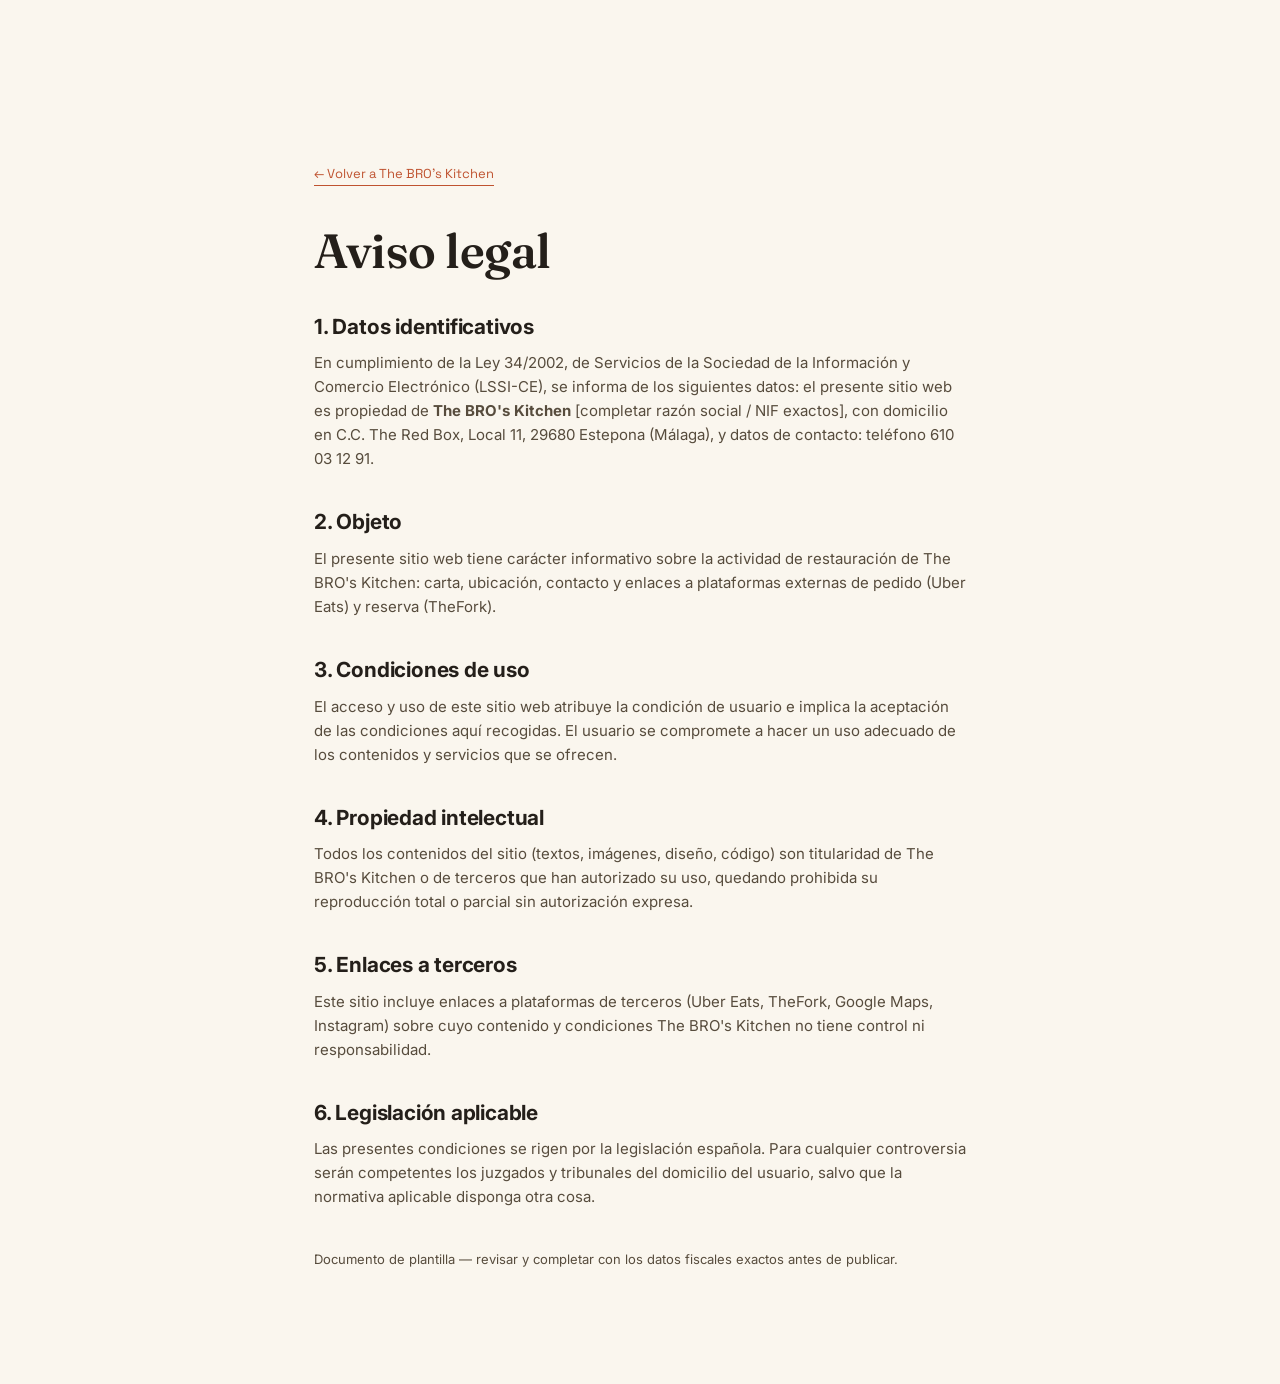
<file: legal/aviso-legal.html>
<!DOCTYPE html>
<html lang="es">
<head>
<meta charset="UTF-8">
<meta name="viewport" content="width=device-width, initial-scale=1">
<title>Aviso legal — The BRO's Kitchen</title>
<meta name="robots" content="noindex, follow">
<meta name="theme-color" content="#faf6ee">
<link rel="icon" type="image/svg+xml" href="../img/favicon.svg">
<link rel="preconnect" href="https://fonts.googleapis.com">
<link href="https://fonts.googleapis.com/css2?family=Fraunces:ital,wght@0,500;0,600;0,700;1,500&family=Inter:wght@400;500;600;700&family=Space+Grotesk:wght@500;600;700&display=swap" rel="stylesheet">
<link rel="stylesheet" href="../css/style.css">
</head>
<body>
<div class="legal-page">
  <a href="../index.html" class="legal-back">← Volver a The BRO's Kitchen</a>
  <h1>Aviso legal</h1>

  <h2>1. Datos identificativos</h2>
  <p>En cumplimiento de la Ley 34/2002, de Servicios de la Sociedad de la Información y Comercio Electrónico (LSSI-CE), se informa de los siguientes datos: el presente sitio web es propiedad de <strong>The BRO's Kitchen</strong> [completar razón social / NIF exactos], con domicilio en C.C. The Red Box, Local 11, 29680 Estepona (Málaga), y datos de contacto: teléfono 610 03 12 91.</p>

  <h2>2. Objeto</h2>
  <p>El presente sitio web tiene carácter informativo sobre la actividad de restauración de The BRO's Kitchen: carta, ubicación, contacto y enlaces a plataformas externas de pedido (Uber Eats) y reserva (TheFork).</p>

  <h2>3. Condiciones de uso</h2>
  <p>El acceso y uso de este sitio web atribuye la condición de usuario e implica la aceptación de las condiciones aquí recogidas. El usuario se compromete a hacer un uso adecuado de los contenidos y servicios que se ofrecen.</p>

  <h2>4. Propiedad intelectual</h2>
  <p>Todos los contenidos del sitio (textos, imágenes, diseño, código) son titularidad de The BRO's Kitchen o de terceros que han autorizado su uso, quedando prohibida su reproducción total o parcial sin autorización expresa.</p>

  <h2>5. Enlaces a terceros</h2>
  <p>Este sitio incluye enlaces a plataformas de terceros (Uber Eats, TheFork, Google Maps, Instagram) sobre cuyo contenido y condiciones The BRO's Kitchen no tiene control ni responsabilidad.</p>

  <h2>6. Legislación aplicable</h2>
  <p>Las presentes condiciones se rigen por la legislación española. Para cualquier controversia serán competentes los juzgados y tribunales del domicilio del usuario, salvo que la normativa aplicable disponga otra cosa.</p>

  <p style="margin-top:40px; font-size:13px;">Documento de plantilla — revisar y completar con los datos fiscales exactos antes de publicar.</p>
</div>
<script>document.querySelector('.legal-page').style.opacity=1;</script>
</body>
</html>
</file>
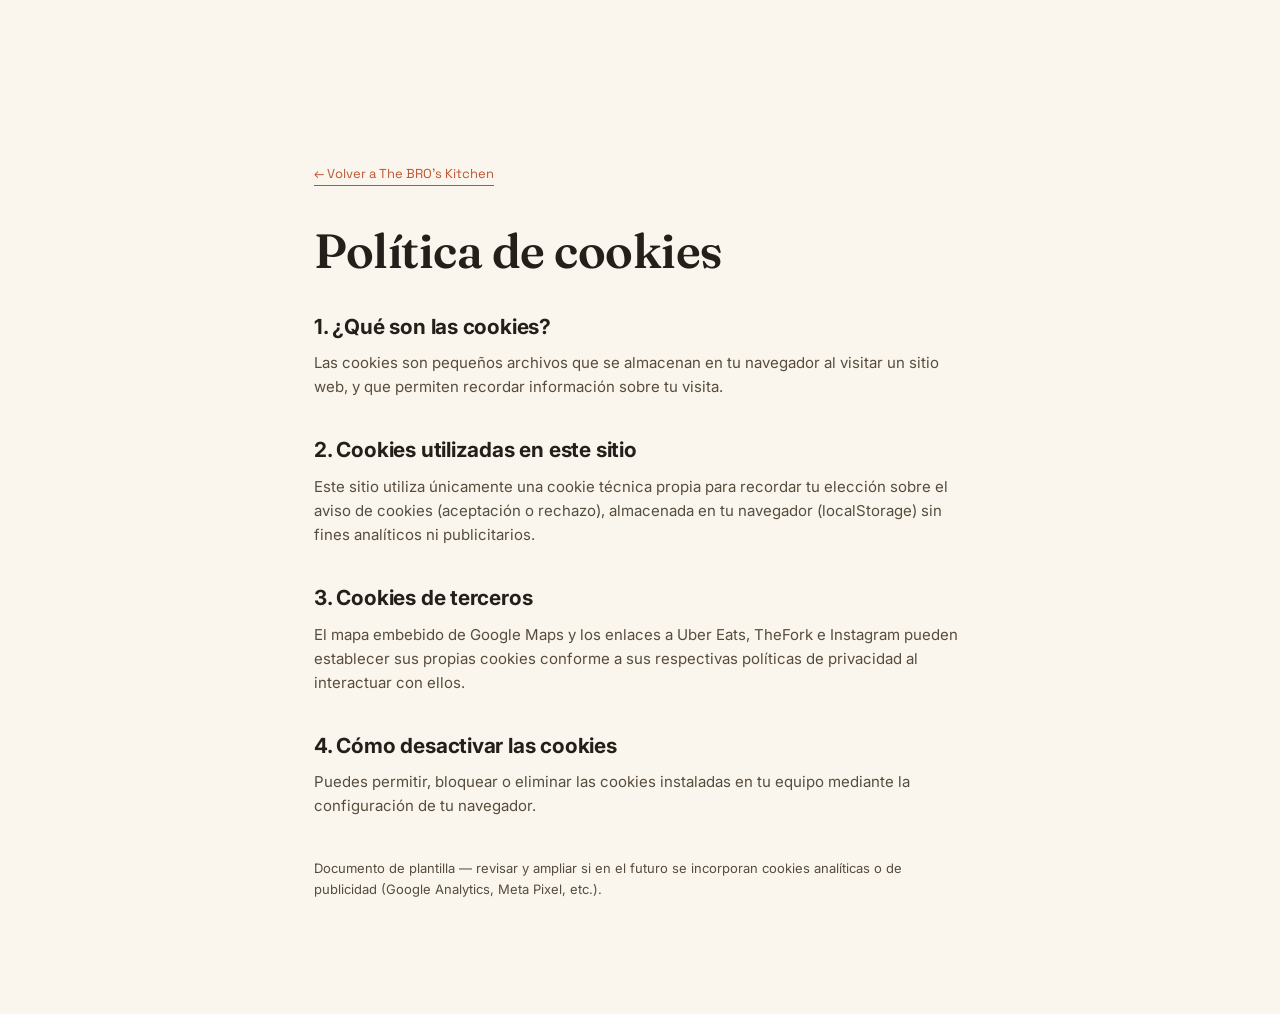
<file: legal/cookies.html>
<!DOCTYPE html>
<html lang="es">
<head>
<meta charset="UTF-8">
<meta name="viewport" content="width=device-width, initial-scale=1">
<title>Política de cookies — The BRO's Kitchen</title>
<meta name="robots" content="noindex, follow">
<meta name="theme-color" content="#faf6ee">
<link rel="icon" type="image/svg+xml" href="../img/favicon.svg">
<link rel="preconnect" href="https://fonts.googleapis.com">
<link href="https://fonts.googleapis.com/css2?family=Fraunces:ital,wght@0,500;0,600;0,700;1,500&family=Inter:wght@400;500;600;700&family=Space+Grotesk:wght@500;600;700&display=swap" rel="stylesheet">
<link rel="stylesheet" href="../css/style.css">
</head>
<body>
<div class="legal-page">
  <a href="../index.html" class="legal-back">← Volver a The BRO's Kitchen</a>
  <h1>Política de cookies</h1>

  <h2>1. ¿Qué son las cookies?</h2>
  <p>Las cookies son pequeños archivos que se almacenan en tu navegador al visitar un sitio web, y que permiten recordar información sobre tu visita.</p>

  <h2>2. Cookies utilizadas en este sitio</h2>
  <p>Este sitio utiliza únicamente una cookie técnica propia para recordar tu elección sobre el aviso de cookies (aceptación o rechazo), almacenada en tu navegador (localStorage) sin fines analíticos ni publicitarios.</p>

  <h2>3. Cookies de terceros</h2>
  <p>El mapa embebido de Google Maps y los enlaces a Uber Eats, TheFork e Instagram pueden establecer sus propias cookies conforme a sus respectivas políticas de privacidad al interactuar con ellos.</p>

  <h2>4. Cómo desactivar las cookies</h2>
  <p>Puedes permitir, bloquear o eliminar las cookies instaladas en tu equipo mediante la configuración de tu navegador.</p>

  <p style="margin-top:40px; font-size:13px;">Documento de plantilla — revisar y ampliar si en el futuro se incorporan cookies analíticas o de publicidad (Google Analytics, Meta Pixel, etc.).</p>
</div>
<script>document.querySelector('.legal-page').style.opacity=1;</script>
</body>
</html>
</file>
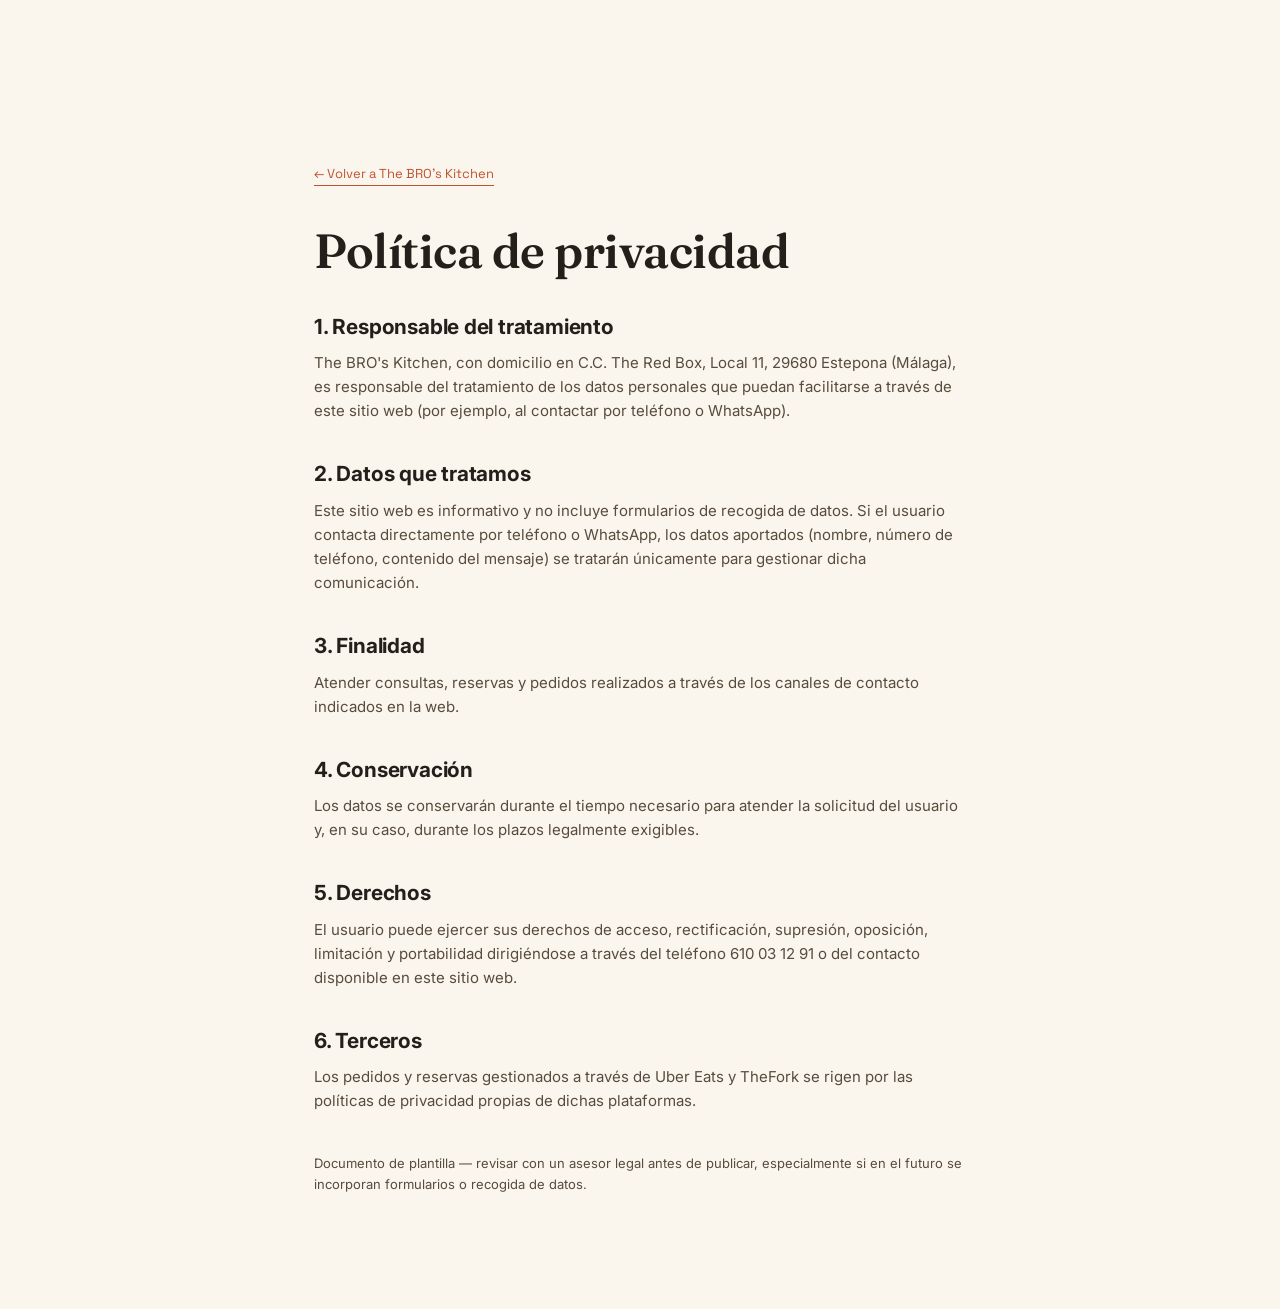
<file: legal/privacidad.html>
<!DOCTYPE html>
<html lang="es">
<head>
<meta charset="UTF-8">
<meta name="viewport" content="width=device-width, initial-scale=1">
<title>Política de privacidad — The BRO's Kitchen</title>
<meta name="robots" content="noindex, follow">
<meta name="theme-color" content="#faf6ee">
<link rel="icon" type="image/svg+xml" href="../img/favicon.svg">
<link rel="preconnect" href="https://fonts.googleapis.com">
<link href="https://fonts.googleapis.com/css2?family=Fraunces:ital,wght@0,500;0,600;0,700;1,500&family=Inter:wght@400;500;600;700&family=Space+Grotesk:wght@500;600;700&display=swap" rel="stylesheet">
<link rel="stylesheet" href="../css/style.css">
</head>
<body>
<div class="legal-page">
  <a href="../index.html" class="legal-back">← Volver a The BRO's Kitchen</a>
  <h1>Política de privacidad</h1>

  <h2>1. Responsable del tratamiento</h2>
  <p>The BRO's Kitchen, con domicilio en C.C. The Red Box, Local 11, 29680 Estepona (Málaga), es responsable del tratamiento de los datos personales que puedan facilitarse a través de este sitio web (por ejemplo, al contactar por teléfono o WhatsApp).</p>

  <h2>2. Datos que tratamos</h2>
  <p>Este sitio web es informativo y no incluye formularios de recogida de datos. Si el usuario contacta directamente por teléfono o WhatsApp, los datos aportados (nombre, número de teléfono, contenido del mensaje) se tratarán únicamente para gestionar dicha comunicación.</p>

  <h2>3. Finalidad</h2>
  <p>Atender consultas, reservas y pedidos realizados a través de los canales de contacto indicados en la web.</p>

  <h2>4. Conservación</h2>
  <p>Los datos se conservarán durante el tiempo necesario para atender la solicitud del usuario y, en su caso, durante los plazos legalmente exigibles.</p>

  <h2>5. Derechos</h2>
  <p>El usuario puede ejercer sus derechos de acceso, rectificación, supresión, oposición, limitación y portabilidad dirigiéndose a través del teléfono 610 03 12 91 o del contacto disponible en este sitio web.</p>

  <h2>6. Terceros</h2>
  <p>Los pedidos y reservas gestionados a través de Uber Eats y TheFork se rigen por las políticas de privacidad propias de dichas plataformas.</p>

  <p style="margin-top:40px; font-size:13px;">Documento de plantilla — revisar con un asesor legal antes de publicar, especialmente si en el futuro se incorporan formularios o recogida de datos.</p>
</div>
<script>document.querySelector('.legal-page').style.opacity=1;</script>
</body>
</html>
</file>
<file: css/style.css>
/* ==========================================================================
   THE BRO'S KITCHEN — stylesheet
   Editorial cálido: crema, terracota, verde oliva, serif display.
   ========================================================================== */

:root {
  --cream: #faf6ee;
  --cream-2: #f1e8d8;
  --paper: #ffffff;
  --ink: #241f1a;
  --ink-soft: #574c3d;
  --ink-dim: #948a78;
  --line: rgba(36, 31, 26, 0.13);
  --line-soft: rgba(36, 31, 26, 0.08);
  --terracotta: #bf5330;
  --terracotta-deep: #9c4326;
  --terracotta-tint: rgba(191, 83, 48, 0.1);
  --olive: #6e7b4f;
  --olive-deep: #545e3c;

  --f-display: 'Fraunces', Georgia, 'Times New Roman', serif;
  --f-body: 'Inter', 'Helvetica Neue', Arial, sans-serif;
  --f-mono: 'Space Grotesk', 'Inter', sans-serif;

  --container: 1360px;
  --pad: clamp(20px, 5vw, 64px);
  --radius-lg: 22px;
  --radius: 14px;
  --radius-sm: 8px;
  --shadow-soft: 0 24px 48px -28px rgba(36, 31, 26, 0.28);
  --shadow-tight: 0 10px 24px -14px rgba(36, 31, 26, 0.22);

  --ease: cubic-bezier(0.65, 0, 0.15, 1);
  --ease-out: cubic-bezier(0.16, 1, 0.3, 1);
}

/* ---------- reset ---------- */
* {
  margin: 0;
  padding: 0;
  box-sizing: border-box;
}

html {
  scroll-behavior: smooth;
  background: var(--cream);
  overflow-x: hidden;
  max-width: 100%;
  touch-action: pan-y;
}

html.no-scroll,
body.no-scroll {
  overflow: hidden;
  height: 100%;
}

body {
  background: var(--cream);
  color: var(--ink);
  font-family: var(--f-body);
  font-size: 16px;
  line-height: 1.6;
  -webkit-font-smoothing: antialiased;
  -moz-osx-font-smoothing: grayscale;
  overflow-x: hidden;
  max-width: 100%;
  touch-action: pan-y;
  position: relative;
}

img {
  max-width: 100%;
  display: block;
}

a {
  color: inherit;
  text-decoration: none;
}

ul {
  list-style: none;
}

button {
  font: inherit;
  color: inherit;
  background: none;
  border: none;
  cursor: pointer;
}

::selection {
  background: var(--terracotta);
  color: var(--cream);
}

:focus-visible {
  outline: 2px solid var(--terracotta);
  outline-offset: 3px;
}

.container {
  max-width: var(--container);
  margin: 0 auto;
  padding: 0 var(--pad);
}

.section {
  position: relative;
  isolation: isolate;
  padding: clamp(72px, 10vw, 140px) 0;
}

.section-mark {
  position: absolute;
  top: -0.06em;
  right: var(--pad);
  z-index: -1;
  font-family: var(--f-display);
  font-weight: 600;
  font-size: clamp(6rem, 16vw, 13rem);
  line-height: 1;
  color: var(--ink);
  opacity: 0.05;
  pointer-events: none;
  user-select: none;
}

/* ---------- scroll progress ---------- */
.scroll-progress {
  position: fixed;
  top: 0;
  left: 0;
  width: 0%;
  height: 3px;
  background: var(--terracotta);
  z-index: 1200;
  pointer-events: none;
}

/* ---------- marquee ---------- */
.marquee {
  overflow: hidden;
  background: var(--ink);
  padding: 16px 0;
  max-width: 100%;
}

.marquee-track {
  display: flex;
  width: max-content;
  animation: marquee 24s linear infinite;
}

.marquee-track span {
  display: flex;
  align-items: center;
  gap: 40px;
  padding: 0 20px;
  font-family: var(--f-mono);
  font-size: 13px;
  font-weight: 600;
  letter-spacing: 0.08em;
  text-transform: uppercase;
  color: var(--cream);
  white-space: nowrap;
}

.marquee-track span::after {
  content: '\2726';
  color: var(--terracotta);
}

@keyframes marquee {
  from { transform: translateX(0); }
  to { transform: translateX(-50%); }
}

@media (prefers-reduced-motion: reduce) {
  .marquee-track { animation: none; }
}

.section-head {
  display: flex;
  align-items: flex-end;
  justify-content: space-between;
  gap: 24px;
  margin-bottom: clamp(36px, 5vw, 64px);
  flex-wrap: wrap;
}

.eyebrow {
  display: flex;
  align-items: center;
  gap: 10px;
  font-family: var(--f-mono);
  font-size: 12.5px;
  letter-spacing: 0.14em;
  text-transform: uppercase;
  color: var(--olive);
  margin-bottom: 16px;
  font-weight: 600;
}

.eyebrow .num {
  font-weight: 700;
}

.eyebrow::before {
  content: '';
  width: 24px;
  height: 1px;
  background: var(--olive);
}

h1, h2, h3, h4 {
  font-family: var(--f-display);
  font-weight: 600;
  line-height: 1.04;
  letter-spacing: -0.01em;
}

.h-xl {
  font-size: clamp(2.6rem, 6.4vw, 4.6rem);
  font-weight: 600;
}

.h-lg {
  font-size: clamp(2rem, 4.4vw, 3.2rem);
}

.h-md {
  font-size: clamp(1.4rem, 2.6vw, 1.9rem);
}

.lede {
  font-size: clamp(1rem, 1.5vw, 1.15rem);
  color: var(--ink-soft);
  max-width: 46ch;
  font-weight: 400;
}

.text-accent { color: var(--terracotta); }
.text-grey { color: var(--ink-dim); }

/* ---------- buttons ---------- */
.btn {
  position: relative;
  display: inline-flex;
  align-items: center;
  gap: 10px;
  padding: 15px 28px;
  font-family: var(--f-mono);
  font-weight: 600;
  font-size: 13.5px;
  letter-spacing: 0.03em;
  border: 1px solid transparent;
  border-radius: 999px;
  white-space: nowrap;
  transition: background 0.3s var(--ease), color 0.3s var(--ease), border-color 0.3s var(--ease), transform 0.3s var(--ease-out), box-shadow 0.3s var(--ease);
}

.btn-solid {
  background: var(--terracotta);
  color: var(--cream);
  box-shadow: var(--shadow-tight);
}

.btn-solid:hover {
  background: var(--terracotta-deep);
  transform: translateY(-2px);
}

.btn-outline {
  background: transparent;
  color: var(--ink);
  border-color: var(--line);
}

.btn-outline:hover {
  border-color: var(--terracotta);
  color: var(--terracotta);
}

.btn-block {
  width: 100%;
  justify-content: center;
  padding: 20px 28px;
  font-size: 14.5px;
}

.btn-arrow {
  transition: transform 0.35s var(--ease-out);
}

.btn:hover .btn-arrow { transform: translateX(4px); }

/* ---------- preloader ---------- */
.preloader {
  position: fixed;
  inset: 0;
  z-index: 10000;
  background: var(--cream);
  display: flex;
  align-items: center;
  justify-content: center;
  flex-direction: column;
  gap: 18px;
}

.preloader-word {
  font-family: var(--f-display);
  font-style: italic;
  font-weight: 600;
  font-size: clamp(1.6rem, 6vw, 3rem);
  color: var(--ink);
  display: flex;
  overflow: hidden;
}

.preloader-word span {
  display: inline-block;
  transform: translateY(110%);
}

.preloader-bar {
  width: clamp(160px, 26vw, 260px);
  height: 2px;
  background: var(--line);
  overflow: hidden;
  border-radius: 2px;
}

.preloader-bar i {
  display: block;
  width: 0%;
  height: 100%;
  background: var(--terracotta);
}

/* ---------- header ---------- */
.site-header {
  position: fixed;
  top: 0;
  left: 0;
  right: 0;
  z-index: 900;
  padding: 24px 0;
  transition: padding 0.4s var(--ease), background-color 0.4s var(--ease), border-color 0.4s var(--ease), box-shadow 0.4s var(--ease);
  border-bottom: 1px solid transparent;
}

.site-header.is-scrolled {
  padding: 15px 0;
  background: rgba(250, 246, 238, 0.92);
  backdrop-filter: blur(10px);
  border-color: var(--line-soft);
  box-shadow: var(--shadow-tight);
}

.site-header .container {
  display: flex;
  align-items: center;
  justify-content: space-between;
  gap: 20px;
}

.wordmark {
  font-family: var(--f-display);
  font-weight: 600;
  font-size: clamp(16px, 1.7vw, 20px);
  letter-spacing: -0.01em;
  display: flex;
  align-items: center;
  gap: 8px;
  color: var(--ink);
}

.wordmark .dot { color: var(--terracotta); font-style: italic; }

.nav-links {
  display: flex;
  align-items: center;
  gap: clamp(18px, 2.2vw, 30px);
}

.nav-links a {
  position: relative;
  font-family: var(--f-mono);
  font-size: 12.5px;
  letter-spacing: 0.04em;
  text-transform: uppercase;
  color: var(--ink-soft);
  padding-bottom: 4px;
  transition: color 0.3s var(--ease);
}

.nav-links a::after {
  content: '';
  position: absolute;
  left: 0;
  bottom: 0;
  width: 100%;
  height: 1px;
  background: var(--terracotta);
  transform: scaleX(0);
  transform-origin: right;
  transition: transform 0.35s var(--ease-out);
}

.nav-links a:hover {
  color: var(--ink);
}

.nav-links a:hover::after {
  transform: scaleX(1);
  transform-origin: left;
}

.header-actions {
  display: flex;
  align-items: center;
  gap: 18px;
}

.nav-cta {
  padding: 12px 22px;
  font-size: 12px;
}

.burger {
  display: none;
  flex-direction: column;
  justify-content: center;
  gap: 6px;
  width: 32px;
  height: 32px;
  z-index: 1100;
  position: relative;
}

.burger span {
  display: block;
  width: 100%;
  height: 2px;
  background: var(--ink);
  border-radius: 2px;
  transition: transform 0.35s var(--ease), opacity 0.35s var(--ease);
}

.burger.is-open span:nth-child(1) { transform: translateY(8px) rotate(45deg); }
.burger.is-open span:nth-child(2) { opacity: 0; }
.burger.is-open span:nth-child(3) { transform: translateY(-8px) rotate(-45deg); }

/* mobile menu */
.mobile-menu {
  position: fixed;
  inset: 0;
  z-index: 1000;
  background: var(--cream);
  display: flex;
  flex-direction: column;
  justify-content: center;
  padding: var(--pad);
  visibility: hidden;
  opacity: 0;
  pointer-events: none;
}

.mobile-menu.is-open {
  visibility: visible;
  opacity: 1;
  pointer-events: auto;
}

.mobile-menu nav {
  display: flex;
  flex-direction: column;
  gap: 4px;
  margin-bottom: 40px;
}

.mobile-menu nav a {
  font-family: var(--f-display);
  font-weight: 600;
  font-size: clamp(2.1rem, 10.5vw, 3.2rem);
  color: var(--ink);
  opacity: 0;
  transform: translateY(30px);
}

.mobile-menu .btn {
  align-self: flex-start;
  opacity: 0;
  transform: translateY(20px);
}

.mobile-menu-foot {
  position: absolute;
  bottom: var(--pad);
  left: var(--pad);
  right: var(--pad);
  display: flex;
  justify-content: space-between;
  font-family: var(--f-mono);
  font-size: 12px;
  color: var(--ink-dim);
  letter-spacing: 0.05em;
}

/* ---------- hero ---------- */
.hero {
  position: relative;
  padding: clamp(120px, 16vw, 168px) 0 clamp(60px, 8vw, 90px);
}

.hero-grid {
  display: grid;
  grid-template-columns: 1fr 1fr;
  gap: clamp(30px, 5vw, 70px);
  align-items: center;
}

.hero-badge {
  display: inline-flex;
  align-items: center;
  gap: 8px;
  padding: 9px 16px;
  border: 1px solid var(--line);
  border-radius: 999px;
  font-family: var(--f-mono);
  font-size: 12.5px;
  letter-spacing: 0.02em;
  color: var(--ink-soft);
  margin-bottom: 28px;
}

.hero-badge .star { color: var(--terracotta); letter-spacing: 1px; }

.hero-title {
  font-size: clamp(2.7rem, 5.6vw, 4.5rem);
  overflow: hidden;
  color: var(--ink);
}

.hero-title .line {
  overflow: hidden;
  display: block;
}

.hero-title .line span {
  display: block;
  transform: translateY(110%);
}

.hero-title em {
  font-style: italic;
  color: var(--terracotta);
  font-weight: 500;
}

.hero-foot {
  margin-top: 30px;
}

.hero-sub {
  max-width: 44ch;
  color: var(--ink-soft);
  font-size: clamp(1rem, 1.3vw, 1.12rem);
  margin-bottom: 30px;
}

.hero-actions {
  display: flex;
  gap: 14px;
  flex-wrap: wrap;
}

.hero-media {
  position: relative;
  border-radius: var(--radius-lg);
  overflow: hidden;
  box-shadow: var(--shadow-soft);
  line-height: 0;
}

.hero-media img {
  width: 100%;
  height: auto;
  display: block;
}

.hero-media-tag {
  position: absolute;
  left: 20px;
  bottom: 20px;
  padding: 10px 16px;
  background: rgba(250, 246, 238, 0.92);
  backdrop-filter: blur(6px);
  border-radius: 999px;
  font-family: var(--f-mono);
  font-size: 12px;
  letter-spacing: 0.04em;
  color: var(--ink);
}

/* ---------- especialidades ---------- */
.specialties-grid {
  display: grid;
  grid-template-columns: repeat(3, 1fr);
  gap: clamp(18px, 2.2vw, 30px);
}

.specialty-card {
  display: block;
  width: 100%;
  background: var(--paper);
  border-radius: var(--radius);
  overflow: hidden;
  box-shadow: var(--shadow-tight);
  transition: transform 0.4s var(--ease-out), box-shadow 0.4s var(--ease-out);
}

.specialty-card:hover {
  box-shadow: var(--shadow-soft);
}

.specialty-media {
  aspect-ratio: 1 / 1;
  overflow: hidden;
}

.specialty-media img {
  width: 100%;
  height: 100%;
  object-fit: cover;
  display: block;
  transition: transform 0.6s var(--ease-out);
}

.specialty-card:hover .specialty-media img {
  transform: scale(1.04);
}

.specialty-info {
  padding: 18px 20px 22px;
  display: flex;
  align-items: flex-end;
  justify-content: space-between;
  gap: 12px;
}

.specialty-info h3 {
  font-size: clamp(1.15rem, 1.8vw, 1.4rem);
  font-weight: 600;
  color: var(--ink);
  margin-top: 4px;
}

.specialty-tag {
  font-family: var(--f-mono);
  font-size: 11px;
  color: var(--olive);
  letter-spacing: 0.08em;
  text-transform: uppercase;
  display: block;
  font-weight: 600;
}

.specialty-price {
  font-family: var(--f-mono);
  font-size: 13.5px;
  font-weight: 600;
  color: var(--terracotta);
  white-space: nowrap;
}

/* ---------- carta ---------- */
.menu-note {
  margin-top: -16px;
  margin-bottom: 44px;
  font-family: var(--f-mono);
  font-size: 12.5px;
  color: var(--ink-soft);
  display: flex;
  gap: 20px;
  flex-wrap: wrap;
}

.menu-note span { color: var(--terracotta); }

.menu-categories {
  display: flex;
  flex-direction: column;
  gap: clamp(18px, 2.4vw, 28px);
}

.menu-cat {
  display: grid;
  grid-template-columns: 220px 1fr;
  gap: clamp(24px, 4vw, 48px);
  padding: clamp(28px, 3.6vw, 40px);
  background: var(--paper);
  border-radius: var(--radius-lg);
  box-shadow: var(--shadow-tight);
}

.menu-cat-media {
  border-radius: var(--radius);
  overflow: hidden;
  aspect-ratio: 4/3;
}

.menu-cat-media img {
  width: 100%;
  height: 100%;
  object-fit: cover;
}

.menu-cat-head {
  display: flex;
  align-items: baseline;
  justify-content: space-between;
  margin-bottom: 20px;
  gap: 16px;
}

.menu-cat-head h3 {
  font-size: clamp(1.3rem, 2.2vw, 1.8rem);
  font-weight: 600;
}

.menu-cat-index {
  font-family: var(--f-mono);
  color: var(--olive);
  font-size: 13px;
  font-weight: 600;
}

.menu-items {
  display: flex;
  flex-direction: column;
  gap: 2px;
}

.menu-item {
  display: flex;
  align-items: baseline;
  gap: 10px;
  padding: 13px 0;
  border-bottom: 1px solid var(--line-soft);
}

.menu-item:last-child { border-bottom: none; }

.menu-item-name {
  font-family: var(--f-display);
  font-weight: 600;
  font-size: 1.04rem;
  color: var(--ink);
}

.menu-item-tags {
  font-size: 11px;
  color: var(--olive);
  font-family: var(--f-mono);
  font-weight: 700;
}

.menu-item-desc {
  color: var(--ink-soft);
  font-size: 0.9rem;
  flex: 1 1 260px;
}

.menu-item-leader {
  flex: 1 1 20px;
  border-bottom: 1px dotted var(--line);
  min-width: 20px;
  transform: translateY(-4px);
}

.menu-item-price {
  font-family: var(--f-mono);
  font-weight: 600;
  color: var(--terracotta);
  white-space: nowrap;
}

.menu-cta {
  margin-top: 48px;
  display: flex;
  justify-content: center;
}

/* ---------- nosotros ---------- */
.about-grid {
  display: grid;
  grid-template-columns: 1fr 1fr;
  gap: clamp(30px, 5vw, 80px);
  align-items: center;
}

.about-media {
  position: relative;
  aspect-ratio: 4/5;
  border-radius: var(--radius-lg);
  overflow: hidden;
  box-shadow: var(--shadow-soft);
}

.about-media img {
  width: 100%;
  height: 100%;
  object-fit: cover;
}

.about-text p {
  color: var(--ink-soft);
  font-size: clamp(1rem, 1.3vw, 1.1rem);
  margin-bottom: 18px;
  max-width: 54ch;
}

.about-text p strong {
  color: var(--ink);
  font-weight: 600;
  font-family: var(--f-display);
}

.stats-row {
  display: grid;
  grid-template-columns: repeat(4, 1fr);
  gap: 20px;
  margin-top: 46px;
  padding-top: 36px;
  border-top: 1px solid var(--line);
}

.stat {
  display: flex;
  flex-direction: column;
  gap: 6px;
}

.stat-num {
  font-family: var(--f-display);
  font-weight: 600;
  font-size: clamp(1.7rem, 3vw, 2.5rem);
  color: var(--terracotta);
  display: flex;
  align-items: baseline;
  gap: 2px;
}

.stat-label {
  font-family: var(--f-mono);
  font-size: 11.5px;
  color: var(--ink-soft);
  text-transform: uppercase;
  letter-spacing: 0.03em;
}

/* ---------- galeria ---------- */
.gallery-grid {
  display: grid;
  grid-template-columns: repeat(3, 1fr);
  gap: clamp(12px, 1.4vw, 18px);
}

.gallery-item {
  position: relative;
  display: block;
  width: 100%;
  aspect-ratio: 1 / 1;
  border-radius: var(--radius);
  overflow: hidden;
  box-shadow: var(--shadow-tight);
  transition: box-shadow 0.4s var(--ease-out), transform 0.4s var(--ease-out);
}

.gallery-item:hover {
  transform: translateY(-4px);
  box-shadow: var(--shadow-soft);
}

.gallery-item img {
  width: 100%;
  height: 100%;
  object-fit: cover;
  display: block;
  transition: transform 0.6s var(--ease-out);
}

.gallery-item:hover img {
  transform: scale(1.04);
}

/* ---------- opiniones ---------- */
.reviews-wrap {
  display: grid;
  grid-template-columns: 0.85fr 1.6fr;
  gap: clamp(30px, 5vw, 70px);
  align-items: center;
}

.reviews-rating {
  display: flex;
  flex-direction: column;
  gap: 10px;
}

.reviews-rating .big-num {
  font-family: var(--f-display);
  font-weight: 600;
  font-size: clamp(3.6rem, 8vw, 6rem);
  color: var(--terracotta);
  line-height: 0.9;
}

.reviews-stars {
  color: var(--terracotta);
  letter-spacing: 3px;
  font-size: 17px;
}

.reviews-count {
  color: var(--ink-soft);
  font-family: var(--f-mono);
  font-size: 12.5px;
}

.reviews-link {
  margin-top: 10px;
  font-family: var(--f-mono);
  font-size: 12.5px;
  color: var(--ink);
  border-bottom: 1px solid var(--terracotta);
  width: fit-content;
  padding-bottom: 2px;
}

.review-stage {
  position: relative;
  padding-top: 20px;
}

.review-mark {
  position: absolute;
  top: -34px;
  left: clamp(20px, 3vw, 40px);
  font-family: var(--f-display);
  font-size: 8rem;
  line-height: 1;
  color: var(--terracotta);
  opacity: 0.16;
  pointer-events: none;
  user-select: none;
}

.review-viewport {
  position: relative;
  overflow: hidden;
  touch-action: pan-y;
  overscroll-behavior-x: contain;
}

.review-track {
  display: flex;
  transition: transform 0.7s var(--ease);
}

.review-card {
  flex: 0 0 100%;
  min-width: 0;
  padding: clamp(30px, 4vw, 48px);
  background: var(--paper);
  border-radius: var(--radius-lg);
  box-shadow: var(--shadow-tight);
  position: relative;
  z-index: 1;
}

.review-quote {
  font-family: var(--f-display);
  font-weight: 500;
  font-style: italic;
  font-size: clamp(1.2rem, 2vw, 1.6rem);
  line-height: 1.35;
  margin-bottom: 22px;
  color: var(--ink);
}

.review-meta {
  display: flex;
  align-items: center;
  justify-content: space-between;
  font-family: var(--f-mono);
  font-size: 12.5px;
  color: var(--ink-soft);
}

.review-meta .stars { color: var(--terracotta); letter-spacing: 2px; }

.review-dots {
  display: flex;
  gap: 10px;
  margin-top: 26px;
}

.review-dots .review-dot {
  width: 40px;
  height: 4px;
  border-radius: 2px;
  background: var(--line);
  overflow: hidden;
  position: relative;
}

.review-dots .review-dot i {
  position: absolute;
  inset: 0;
  background: var(--terracotta);
  transform: scaleX(0);
  transform-origin: left;
  display: block;
}

.review-dots .review-dot.is-active i {
  animation: reviewProgress 5s linear forwards;
}

.review-dots .review-dot.is-done i {
  transform: scaleX(1);
}

@keyframes reviewProgress {
  from { transform: scaleX(0); }
  to { transform: scaleX(1); }
}

.review-controls button:hover {
  border-color: var(--terracotta);
  background: var(--terracotta-tint);
}

/* ---------- pedidos / contacto ---------- */
.order-grid {
  display: grid;
  grid-template-columns: repeat(2, 1fr);
  gap: clamp(16px, 2vw, 24px);
  margin-bottom: 46px;
}

.order-card {
  position: relative;
  padding: clamp(28px, 4vw, 46px);
  background: var(--paper);
  border-radius: var(--radius-lg);
  box-shadow: var(--shadow-tight);
  display: flex;
  flex-direction: column;
  gap: 18px;
  justify-content: space-between;
  min-height: 200px;
  transition: transform 0.35s var(--ease-out), box-shadow 0.35s var(--ease-out);
}

.order-card:hover {
  box-shadow: var(--shadow-soft);
}

.order-card .order-top {
  display: flex;
  align-items: flex-start;
  justify-content: space-between;
}

.order-card h3 {
  font-size: clamp(1.5rem, 2.6vw, 2.1rem);
  font-weight: 600;
}

.order-tag {
  font-family: var(--f-mono);
  font-size: 11.5px;
  letter-spacing: 0.06em;
  color: var(--ink-soft);
  text-transform: uppercase;
}

.order-arrow {
  width: 42px;
  height: 42px;
  border-radius: 50%;
  border: 1px solid var(--line);
  display: flex;
  align-items: center;
  justify-content: center;
  transition: transform 0.35s var(--ease-out), border-color 0.3s var(--ease), background 0.3s var(--ease), color 0.3s var(--ease);
}

.order-card:hover .order-arrow {
  transform: rotate(45deg);
  border-color: var(--terracotta);
  background: var(--terracotta);
  color: var(--cream);
}

.contact-row {
  display: flex;
  flex-wrap: wrap;
  gap: 16px 40px;
  align-items: center;
  justify-content: space-between;
  padding-top: 32px;
  border-top: 1px solid var(--line);
}

.contact-links {
  display: flex;
  flex-wrap: wrap;
  gap: 28px;
  font-family: var(--f-mono);
  font-size: 13.5px;
}

.contact-links a {
  border-bottom: 1px solid transparent;
  transition: border-color 0.3s var(--ease), color 0.3s var(--ease);
}

.contact-links a:hover {
  border-color: var(--terracotta);
  color: var(--terracotta);
}

.service-tags {
  display: flex;
  gap: 10px;
  flex-wrap: wrap;
}

.service-tags span {
  font-family: var(--f-mono);
  font-size: 11px;
  letter-spacing: 0.04em;
  text-transform: uppercase;
  padding: 7px 14px;
  background: var(--cream-2);
  border-radius: 999px;
  color: var(--ink-soft);
}

/* ---------- ubicacion ---------- */
.location-grid {
  display: grid;
  grid-template-columns: 1fr 1.3fr;
  gap: clamp(30px, 5vw, 60px);
}

.location-info dl {
  display: grid;
  gap: 20px;
  margin: 26px 0 32px;
}

.location-info dt {
  font-family: var(--f-mono);
  font-size: 11.5px;
  text-transform: uppercase;
  letter-spacing: 0.05em;
  color: var(--olive);
  margin-bottom: 6px;
  font-weight: 600;
}

.location-info dd {
  font-size: 1.02rem;
  color: var(--ink);
}

.map-frame {
  position: relative;
  border-radius: var(--radius-lg);
  overflow: hidden;
  aspect-ratio: 4/3;
  box-shadow: var(--shadow-soft);
}

.map-frame iframe {
  width: 100%;
  height: 100%;
  border: 0;
}

/* ---------- footer ---------- */
.site-footer {
  padding: clamp(56px, 8vw, 86px) 0 28px;
  background: var(--cream-2);
  border-top: 1px solid var(--line);
}

.footer-top {
  display: grid;
  grid-template-columns: 1.4fr 0.8fr 0.8fr 1fr;
  gap: 40px;
  padding-bottom: 46px;
}

.footer-brand {
  display: flex;
  flex-direction: column;
  gap: 18px;
}

.footer-brand img { width: 52px; }

.footer-brand p {
  color: var(--ink-soft);
  font-size: 14px;
  max-width: 32ch;
}

.social-icon {
  width: 38px;
  height: 38px;
  border-radius: 50%;
  border: 1px solid var(--line);
  display: flex;
  align-items: center;
  justify-content: center;
  color: var(--ink);
  transition: color 0.3s var(--ease), border-color 0.3s var(--ease), background 0.3s var(--ease);
}

.social-icon:hover {
  color: var(--cream);
  background: var(--terracotta);
  border-color: var(--terracotta);
}

.footer-col h4 {
  font-family: var(--f-mono);
  font-size: 11.5px;
  text-transform: uppercase;
  letter-spacing: 0.06em;
  color: var(--ink-dim);
  margin-bottom: 16px;
  font-weight: 600;
}

.footer-col ul {
  display: flex;
  flex-direction: column;
  gap: 10px;
}

.footer-col a {
  font-size: 14px;
  color: var(--ink);
  transition: color 0.3s var(--ease);
}

.footer-col a:hover { color: var(--terracotta); }

.footer-bottom {
  display: flex;
  justify-content: space-between;
  align-items: center;
  gap: 16px;
  padding-top: 24px;
  border-top: 1px solid var(--line);
  font-family: var(--f-mono);
  font-size: 12px;
  color: var(--ink-dim);
  flex-wrap: wrap;
}

.footer-bottom a { color: var(--ink-dim); }
.footer-bottom a:hover { color: var(--terracotta); }

/* ---------- whatsapp float ---------- */
.wa-float {
  position: fixed;
  right: 22px;
  bottom: 22px;
  z-index: 800;
  width: 56px;
  height: 56px;
  border-radius: 50%;
  background: #25d366;
  display: flex;
  align-items: center;
  justify-content: center;
  box-shadow: var(--shadow-soft);
  transition: transform 0.3s var(--ease-out);
}

.wa-float:hover { transform: scale(1.08); }

/* ---------- cookie banner ---------- */
.cookie-banner {
  position: fixed;
  left: 20px;
  right: 20px;
  bottom: 20px;
  z-index: 950;
  max-width: 560px;
  margin: 0 auto;
  background: var(--paper);
  border-radius: var(--radius-lg);
  box-shadow: var(--shadow-soft);
  padding: 22px 24px;
  display: flex;
  flex-wrap: wrap;
  align-items: center;
  gap: 16px;
  justify-content: space-between;
  transform: translateY(140%);
  transition: transform 0.5s var(--ease-out);
}

.cookie-banner.is-visible { transform: translateY(0); }

.cookie-banner p {
  font-size: 13px;
  color: var(--ink-soft);
  flex: 1 1 260px;
}

.cookie-banner a { color: var(--ink); border-bottom: 1px solid var(--terracotta); }

.cookie-actions {
  display: flex;
  gap: 10px;
}

.cookie-actions .btn {
  padding: 11px 18px;
  font-size: 12px;
}

/* ---------- reveal utility (GSAP hooks) ---------- */
.reveal { opacity: 0; }

.card-reveal {
  opacity: 0;
  clip-path: inset(0 0 100% 0);
}

/* ---------- back to top ---------- */
.back-to-top {
  position: fixed;
  left: 22px;
  bottom: 22px;
  z-index: 800;
  width: 50px;
  height: 50px;
  border-radius: 50%;
  background: var(--paper);
  border: 1px solid var(--line);
  box-shadow: var(--shadow-tight);
  display: flex;
  align-items: center;
  justify-content: center;
  color: var(--ink);
  font-size: 18px;
  opacity: 0;
  transform: translateY(14px);
  pointer-events: none;
  transition: opacity 0.35s var(--ease-out), transform 0.35s var(--ease-out), background 0.3s var(--ease), color 0.3s var(--ease), border-color 0.3s var(--ease);
}

.back-to-top.is-visible {
  opacity: 1;
  transform: translateY(0);
  pointer-events: auto;
}

.back-to-top:hover {
  background: var(--terracotta);
  color: var(--cream);
  border-color: var(--terracotta);
}

/* ---------- legal pages ---------- */
.legal-page {
  max-width: 780px;
  margin: 0 auto;
  padding: 160px var(--pad) 100px;
}

.legal-page h1 { font-size: clamp(2rem, 5vw, 3rem); margin-bottom: 30px; font-weight: 600; }
.legal-page h2 { font-size: 1.3rem; margin: 40px 0 14px; font-family: var(--f-body); font-weight: 700; color: var(--ink); }
.legal-page p, .legal-page li { color: var(--ink-soft); margin-bottom: 14px; font-size: 15px; }
.legal-page ul { padding-left: 20px; list-style: disc; }
.legal-page a { color: var(--terracotta); border-bottom: 1px solid var(--terracotta); }
.legal-back { display: inline-flex; align-items: center; gap: 8px; font-family: var(--f-mono); font-size: 13px; margin-bottom: 40px; color: var(--ink-soft); }
.legal-back:hover { color: var(--terracotta); }

/* ==========================================================================
   Responsive
   ========================================================================== */

@media (max-width: 1080px) {
  .nav-links { display: none; }
  .nav-cta { display: none; }
  .burger { display: flex; }
  .footer-top { grid-template-columns: 1fr 1fr; row-gap: 40px; }
  .reviews-wrap { grid-template-columns: 1fr; }
  .location-grid { grid-template-columns: 1fr; }
  .hero-grid { grid-template-columns: 1fr; }
  .hero-media { order: -1; }
}

@media (max-width: 860px) {
  .about-grid { grid-template-columns: 1fr; }
  .about-media { order: -1; aspect-ratio: 16/11; }
  .specialties-grid { grid-template-columns: repeat(2, 1fr); }
  .stats-row { grid-template-columns: repeat(2, 1fr); }
  .gallery-grid { grid-template-columns: repeat(2, 1fr); }
  .menu-cat { grid-template-columns: 1fr; }
  .menu-cat-media { aspect-ratio: 16/9; order: -1; }
}

@media (max-width: 640px) {
  .section { padding: 60px 0; }
  .specialties-grid { grid-template-columns: repeat(2, 1fr); gap: 14px; }
  .specialty-info { padding: 14px 14px 16px; flex-direction: column; align-items: flex-start; gap: 4px; }
  .order-grid { gap: 14px; }
  .order-card { padding: 20px; min-height: 150px; }
  .gallery-grid { grid-template-columns: repeat(2, 1fr); }
  .footer-top { grid-template-columns: repeat(2, 1fr); row-gap: 30px; }
  .footer-brand { grid-column: 1 / -1; }
  .footer-bottom { flex-direction: column; align-items: flex-start; }
  .contact-row { flex-direction: column; align-items: flex-start; }
  .hero { padding-top: 100px; }
  .reviews-rating { flex-direction: row; align-items: center; flex-wrap: wrap; gap: 16px 20px; }
  .location-info dl { grid-template-columns: repeat(2, 1fr); }
  .cookie-banner { left: 12px; right: 12px; bottom: 12px; padding: 18px; }
}
</file>
